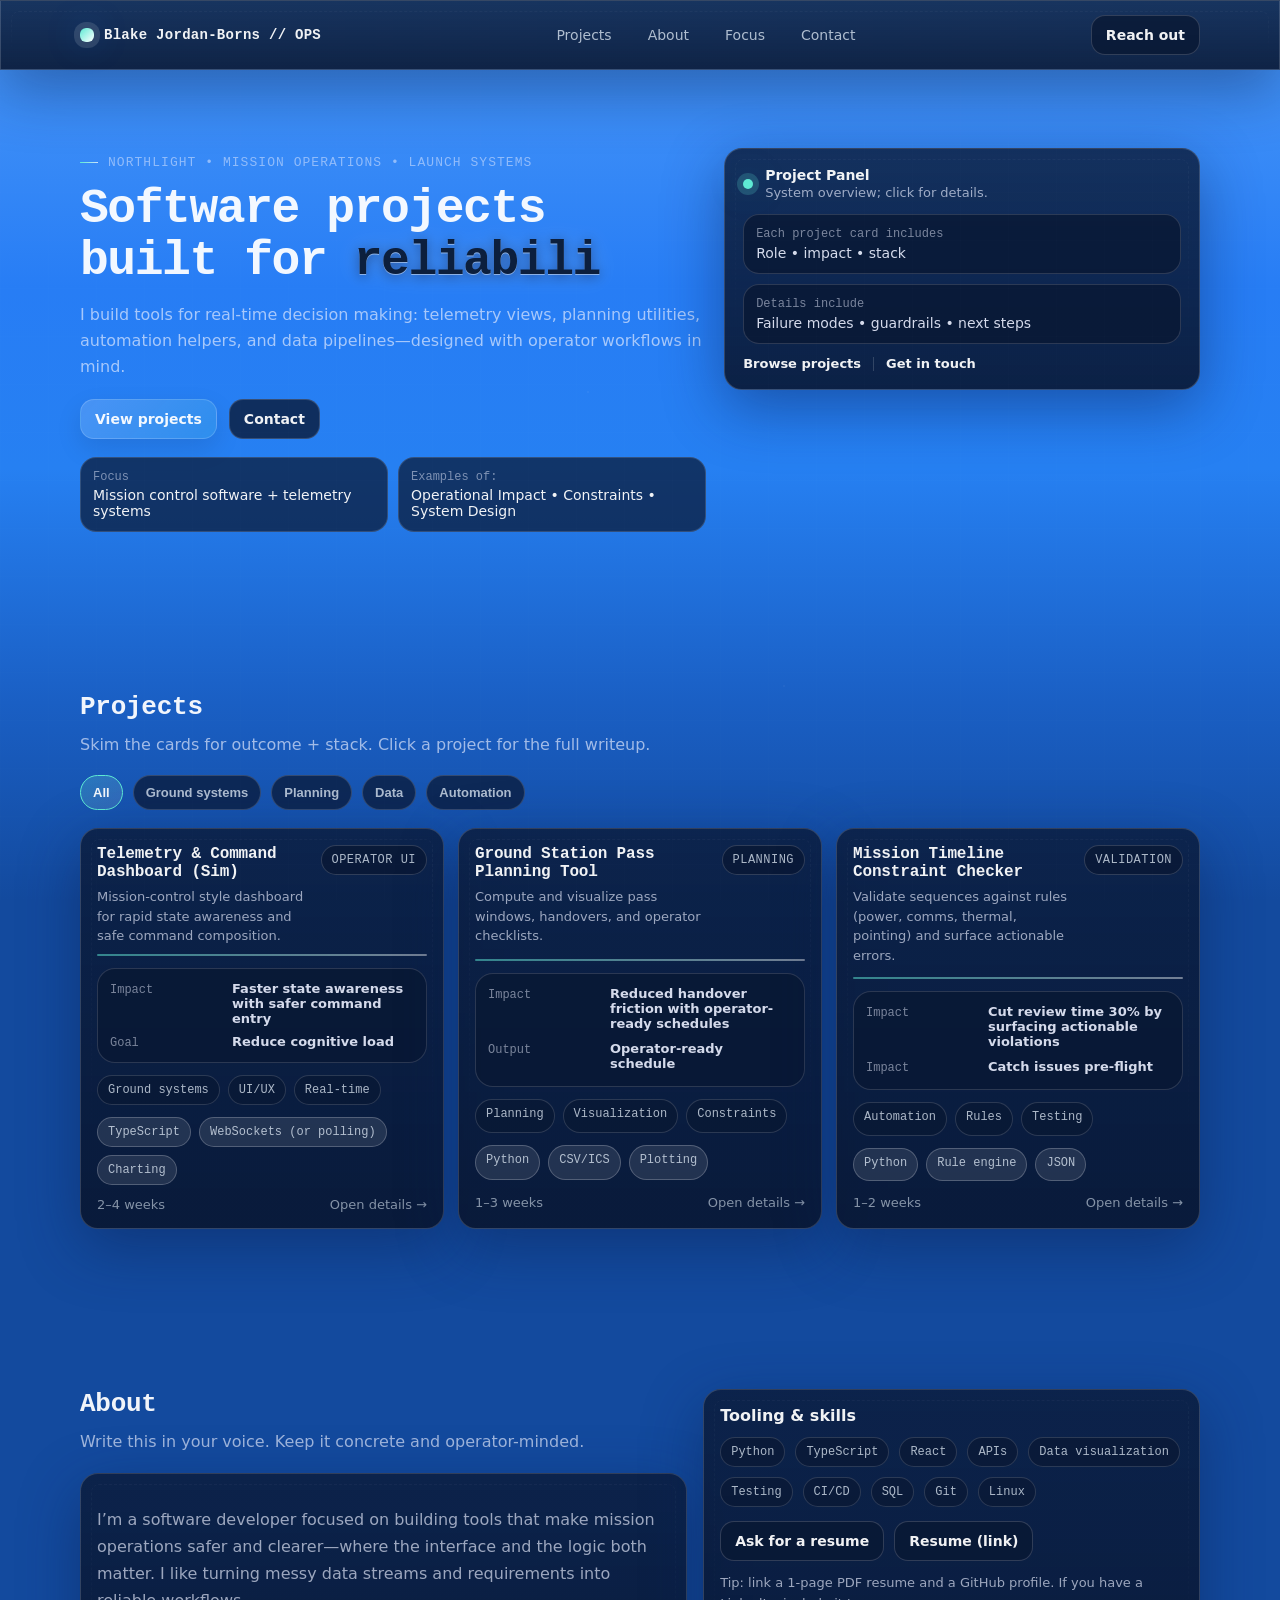
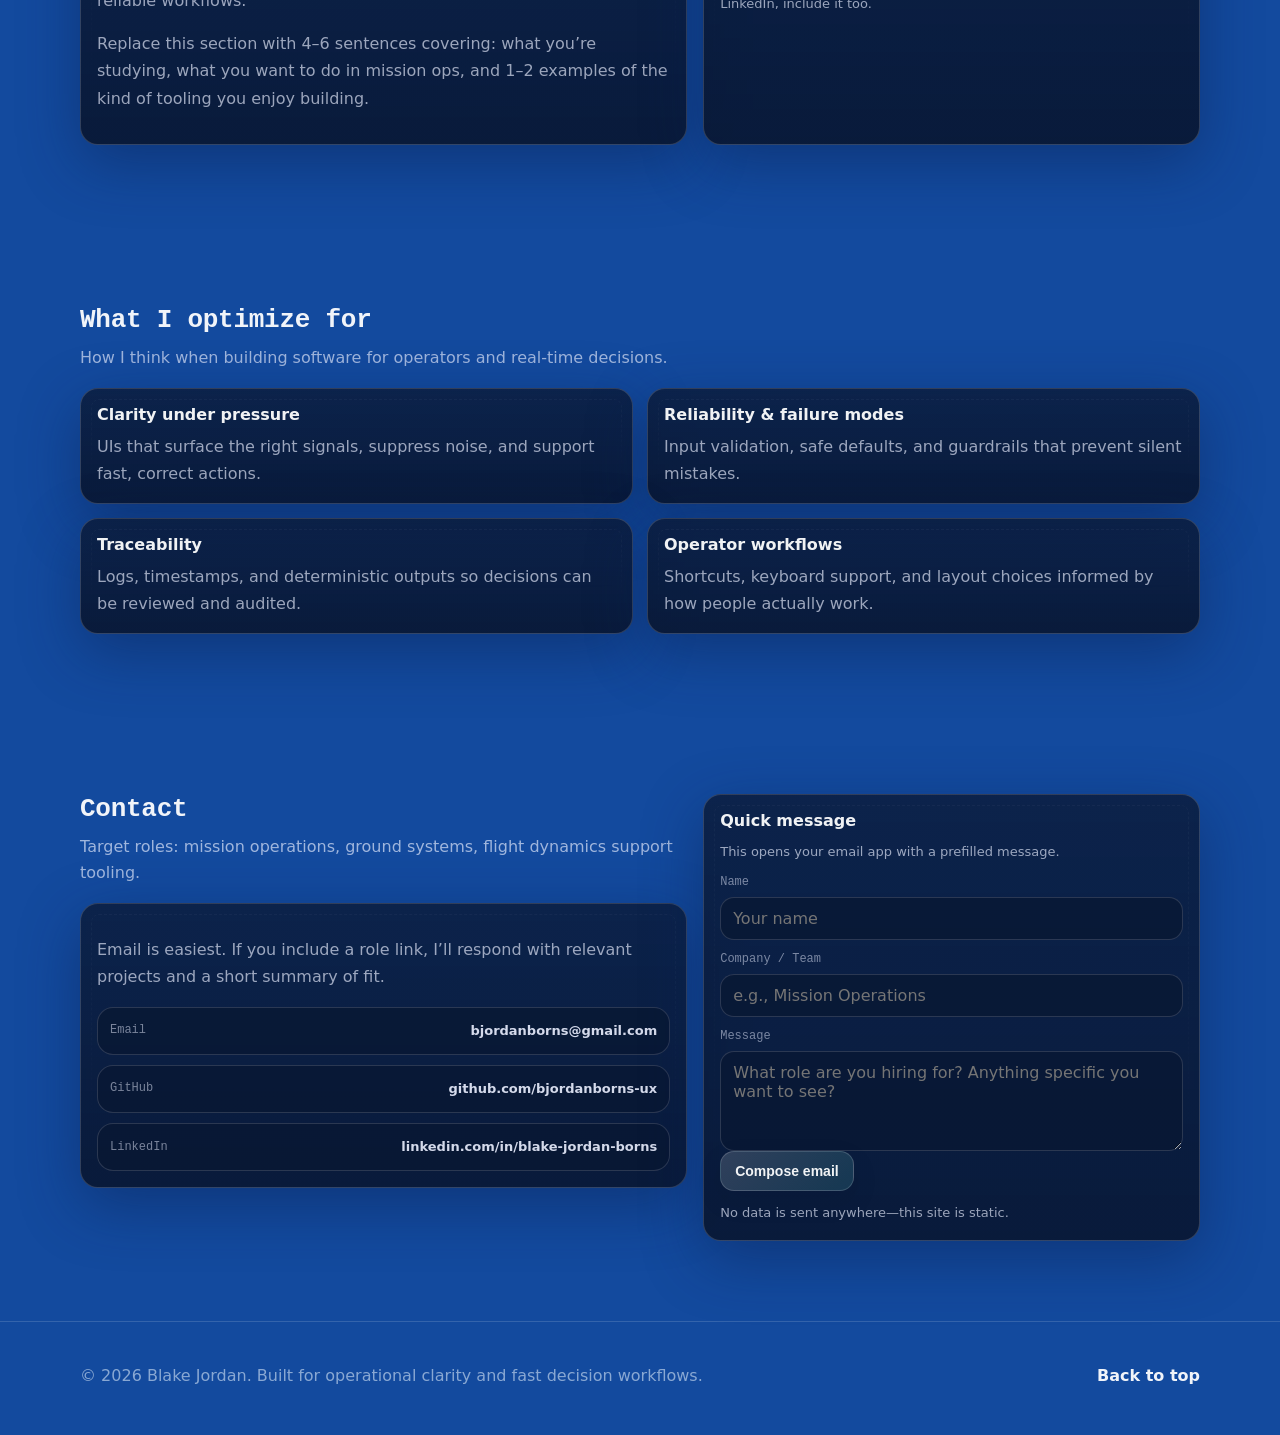
<file: index.html>
<!doctype html>
<html lang="en">
  <head>
    <meta charset="UTF-8" />
    <meta name="viewport" content="width=device-width, initial-scale=1" />
    <meta
      name="description"
      content="Coding portfolio focused on space mission operations and spaceflight operations. Projects, writeups, and contact."
    />
    <meta name="color-scheme" content="dark" />
    <title>Blake Jordan-Borns — Mission Ops Software Portfolio</title>
    <link rel="icon" type="image/svg+xml" href="./assets/favicon.svg" />
    <link rel="stylesheet" href="./styles.css" />
  </head>
  <body>
    <!-- NORTHLIGHT MISSION OPERATIONS INTERFACE -->
    <a class="skip-link" href="#main">Skip to content</a>

    <header class="site-header" data-glass>
      <nav class="nav" aria-label="Primary">
        <a class="brand" href="#top" aria-label="Go to top">
          <span class="brand-mark" aria-hidden="true"></span>
          <span class="brand-text">Blake Jordan-Borns // OPS</span>
        </a>
        <div class="nav-links">
          <a href="#projects">Projects</a>
          <a href="#about">About</a>
          <a href="#focus">Focus</a>
          <a href="#contact">Contact</a>
        </div>
        <div class="nav-cta">
          <a class="button button--ghost" href="#contact">Reach out</a>
        </div>
      </nav>
    </header>

    <main id="main">
      <section id="top" class="hero section">
        <div class="container hero-grid">
          <div class="hero-copy">
            <p class="eyebrow"> Northlight • Mission operations • Launch Systems</p>
            <h1
              class="hero-title"
              aria-label="Software projects built for reliability, clarity, and ops readiness."
            >
              <span id="hero-typewriter" class="typewriter" aria-hidden="true"></span
              ><span class="typewriter-cursor" aria-hidden="true"></span>
            </h1>
            <p class="hero-subtitle">
              I build tools for real-time decision making: telemetry views, planning utilities, automation helpers, and
              data pipelines—designed with operator workflows in mind.
            </p>
            <div class="hero-actions">
              <a class="button" href="#projects">View projects</a>
              <a class="button button--ghost" href="#contact">Contact</a>
            </div>
            <div class="hero-meta" aria-label="Quick facts">
              <div class="pill">
                <span class="pill-label">Focus</span>
                <span class="pill-value">Mission control software + telemetry systems</span>
              </div>
              <div class="pill">
                <span class="pill-label">Examples of:</span>
                <span class="pill-value">Operational Impact • Constraints • System Design</span>
              </div>
            </div>
          </div>

          <div class="hero-panel" data-glass>
            <div class="panel-header">
              <div class="status-dot" aria-hidden="true"></div>
              <div>
                <p class="panel-title">Project Panel</p>
                <p class="panel-subtitle">System overview; click for details.</p>
              </div>
            </div>
            <div class="panel-body">
              <div class="metric">
                <p class="metric-label">Each project card includes</p>
                <p class="metric-value">Role • impact • stack</p>
              </div>
              <div class="metric">
                <p class="metric-label">Details include</p>
                <p class="metric-value">Failure modes • guardrails • next steps</p>
              </div>
            </div>
            <div class="panel-footer">
              <a class="inline-link" href="#projects">Browse projects</a>
              <span class="divider" aria-hidden="true"></span>
              <a class="inline-link" href="#contact">Get in touch</a>
            </div>
          </div>
        </div>
      </section>

      <section id="projects" class="section">
        <div class="container">
          <div class="section-head">
            <h2>Projects</h2>
            <p>
              Skim the cards for outcome + stack. Click a project for the full writeup.
            </p>
          </div>

          <div class="filters" aria-label="Project filters">
            <button class="chip is-active" type="button" data-filter="all">All</button>
            <button class="chip" type="button" data-filter="ground">Ground systems</button>
            <button class="chip" type="button" data-filter="planning">Planning</button>
            <button class="chip" type="button" data-filter="data">Data</button>
            <button class="chip" type="button" data-filter="automation">Automation</button>
          </div>

          <div id="project-grid" class="grid" aria-live="polite"></div>
        </div>
      </section>

      <section id="about" class="section">
        <div class="container two-col">
          <div>
            <div class="section-head">
              <h2>About</h2>
              <p>Write this in your voice. Keep it concrete and operator-minded.</p>
            </div>
            <div class="prose" data-glass>
              <p>
                I’m a software developer focused on building tools that make mission operations safer and clearer—where
                the interface and the logic both matter. I like turning messy data streams and requirements into
                reliable workflows.
              </p>
              <p>
                Replace this section with 4–6 sentences covering: what you’re studying, what you want to do in mission
                ops, and 1–2 examples of the kind of tooling you enjoy building.
              </p>
            </div>
          </div>

          <div class="stack" data-glass>
            <h3 class="stack-title">Tooling & skills</h3>
            <div class="tag-cloud" aria-label="Skills list">
              <span class="tag">Python</span>
              <span class="tag">TypeScript</span>
              <span class="tag">React</span>
              <span class="tag">APIs</span>
              <span class="tag">Data visualization</span>
              <span class="tag">Testing</span>
              <span class="tag">CI/CD</span>
              <span class="tag">SQL</span>
              <span class="tag">Git</span>
              <span class="tag">Linux</span>
            </div>
            <div class="stack-actions">
              <a class="button button--ghost" href="#contact">Ask for a resume</a>
              <a class="button button--ghost" href="#" aria-disabled="true" title="Replace with your resume link">
                Resume (link)
              </a>
            </div>
            <p class="hint">
              Tip: link a 1-page PDF resume and a GitHub profile. If you have a LinkedIn, include it too.
            </p>
          </div>
        </div>
      </section>

      <section id="focus" class="section">
        <div class="container">
          <div class="section-head">
            <h2>What I optimize for</h2>
            <p>How I think when building software for operators and real-time decisions.</p>
          </div>

          <div class="cards">
            <article class="card" data-glass>
              <h3>Clarity under pressure</h3>
              <p>UIs that surface the right signals, suppress noise, and support fast, correct actions.</p>
            </article>
            <article class="card" data-glass>
              <h3>Reliability & failure modes</h3>
              <p>Input validation, safe defaults, and guardrails that prevent silent mistakes.</p>
            </article>
            <article class="card" data-glass>
              <h3>Traceability</h3>
              <p>Logs, timestamps, and deterministic outputs so decisions can be reviewed and audited.</p>
            </article>
            <article class="card" data-glass>
              <h3>Operator workflows</h3>
              <p>Shortcuts, keyboard support, and layout choices informed by how people actually work.</p>
            </article>
          </div>
        </div>
      </section>

      <section id="contact" class="section">
        <div class="container two-col">
          <div>
            <div class="section-head">
              <h2>Contact</h2>
              <p>Target roles: mission operations, ground systems, flight dynamics support tooling.</p>
            </div>
            <div class="prose" data-glass>
              <p>
                Email is easiest. If you include a role link, I’ll respond with relevant projects and a short summary of
                fit.
              </p>
              <div class="contact-links">
                <a class="contact-link" href="mailto:you@example.com">
                  <span class="contact-k">Email</span>
                  <span class="contact-v">bjordanborns@gmail.com</span>
                </a>
                <a class="contact-link" href="#" aria-disabled="true" title="Replace with your GitHub URL">
                  <span class="contact-k">GitHub</span>
                  <span class="contact-v">github.com/bjordanborns-ux</span>
                </a>
                <a class="contact-link" href="#" aria-disabled="true" title="Replace with your LinkedIn URL">
                  <span class="contact-k">LinkedIn</span>
                  <span class="contact-v">linkedin.com/in/blake-jordan-borns</span>
                </a>
              </div>
            </div>
          </div>

          <form class="contact-form" data-glass aria-label="Contact form" id="contact-form">
            <h3 class="form-title">Quick message</h3>
            <p class="hint">This opens your email app with a prefilled message.</p>
            <label class="field">
              <span>Name</span>
              <input name="name" autocomplete="name" placeholder="Your name" required />
            </label>
            <label class="field">
              <span>Company / Team</span>
              <input name="team" autocomplete="organization" placeholder="e.g., Mission Operations" />
            </label>
            <label class="field">
              <span>Message</span>
              <textarea
                name="message"
                rows="4"
                placeholder="What role are you hiring for? Anything specific you want to see?"
                required
              ></textarea>
            </label>
            <button class="button" type="submit">Compose email</button>
            <p class="hint">No data is sent anywhere—this site is static.</p>
          </form>
        </div>
      </section>
    </main>

    <footer class="site-footer">
      <div class="container footer-inner">
        <p class="muted">© <span id="year"></span> Blake Jordan. Built for operational clarity and fast decision workflows.</p>
        <div class="footer-links">
          <a class="inline-link" href="#top">Back to top</a>
        </div>
      </div>
    </footer>

    <dialog class="modal" id="project-modal" aria-label="Project details">
      <div class="modal-inner" data-glass>
        <div class="modal-head">
          <div>
            <p class="modal-eyebrow" id="modal-eyebrow">Project</p>
            <h3 class="modal-title" id="modal-title"></h3>
            <p class="modal-subtitle" id="modal-subtitle"></p>
          </div>
          <button class="icon-button" type="button" id="modal-close" aria-label="Close project details">
            <span aria-hidden="true">✕</span>
          </button>
        </div>

        <div class="modal-body">
          <div class="modal-grid">
            <div class="modal-main">
              <section class="modal-section">
                <h4>Overview</h4>
                <p id="modal-overview"></p>
              </section>
              <section class="modal-section">
                <h4>What I built</h4>
                <ul id="modal-bullets" class="bullets"></ul>
              </section>
              <section class="modal-section">
                <h4>Ops considerations</h4>
                <ul id="modal-ops" class="bullets"></ul>
              </section>
              <section class="modal-section">
                <h4>Next improvements</h4>
                <ul id="modal-next" class="bullets"></ul>
              </section>
            </div>

            <aside class="modal-aside">
              <div class="aside-block">
                <h4>Tech</h4>
                <div id="modal-tech" class="tag-cloud"></div>
              </div>
              <div class="aside-block">
                <h4>Links</h4>
                <div id="modal-links" class="link-list"></div>
              </div>
              <div class="aside-block">
                <h4>Highlights</h4>
                <div id="modal-highlights" class="highlights"></div>
              </div>
            </aside>
          </div>
        </div>
      </div>
    </dialog>

    <script src="./script.js" defer></script>
  </body>
</html>
</file>
<file: styles.css>
:root {
  --blue: #277df5;
  --blue-dark: #1a5fc4;
  --blue-deep: #134a9e;
  --bg: var(--blue);
  --bg2: var(--blue-dark);
  --panel: rgba(10, 24, 52, 0.78);
  --panel2: rgba(8, 20, 45, 0.88);
  --surface: rgba(10, 24, 52, 0.72);
  --stroke: rgba(255, 255, 255, 0.16);
  --line: rgba(255, 255, 255, 0.14);
  --text: rgba(255, 255, 255, 0.94);
  --muted: rgba(235, 245, 255, 0.72);
  --muted2: rgba(235, 245, 255, 0.55);
  --accent: #5eead4;
  --accent2: #93c5fd;
  --danger: #fb7185;
  --shadow: 0 18px 60px rgba(8, 30, 80, 0.45);
  --radius: 14px;
  --radius2: 18px;
  --max: 1120px;
  --mono: ui-monospace, SFMono-Regular, Menlo, Monaco, Consolas, "Liberation Mono", "Courier New", monospace;
  --sans: ui-sans-serif, system-ui, -apple-system, BlinkMacSystemFont, "Segoe UI", Roboto, Helvetica, Arial;
}

*,
*::before,
*::after {
  box-sizing: border-box;
}

html {
  min-height: 100%;
  background-color: var(--blue-deep);
  background-image: linear-gradient(
    180deg,
    #4a9af8 0%,
    #3d8ef7 12%,
    var(--blue) 32%,
    #2680f2 52%,
    var(--blue-dark) 78%,
    var(--blue-deep) 100%
  );
  background-attachment: fixed;
  background-repeat: no-repeat;
  background-size: 100% 100%;
}

html,
body {
  height: 100%;
}

body {
  margin: 0;
  font-family: var(--sans);
  color: var(--text);
  background: transparent;
}

body::before {
  content: "";
  position: fixed;
  inset: 0;
  pointer-events: none;
  opacity: 0.2;
  background-image:
    radial-gradient(1px 1px at 20% 20%, rgba(255, 255, 255, 0.35) 0.9px, transparent 1px),
    radial-gradient(1px 1px at 60% 40%, rgba(255, 255, 255, 0.22) 0.9px, transparent 1px),
    radial-gradient(1px 1px at 80% 70%, rgba(255, 255, 255, 0.18) 0.9px, transparent 1px);
  background-size: 980px 980px;
  filter: blur(0.05px);
}

body::after {
  content: "";
  position: fixed;
  inset: 0;
  pointer-events: none;
  opacity: 0.07;
  background-image:
    linear-gradient(rgba(255, 255, 255, 0.12) 1px, transparent 1px),
    linear-gradient(90deg, rgba(255, 255, 255, 0.12) 1px, transparent 1px);
  background-size: 48px 48px;
}

a {
  color: inherit;
  text-decoration: none;
}

a:hover {
  text-decoration: underline;
  text-decoration-color: var(--accent);
  text-underline-offset: 6px;
}

.skip-link {
  position: absolute;
  left: 10px;
  top: 10px;
  background: rgba(10, 24, 52, 0.92);
  border: 1px solid var(--stroke);
  border-radius: 12px;
  padding: 10px 12px;
  transform: translateY(-150%);
  transition: transform 160ms ease;
  z-index: 100;
}

.skip-link:focus {
  transform: translateY(0);
  outline: 2px solid var(--accent);
  outline-offset: 2px;
}

[data-glass] {
  background: linear-gradient(180deg, var(--panel), var(--panel2));
  border: 1px solid var(--stroke);
  box-shadow: var(--shadow);
  backdrop-filter: blur(3px);
}

[data-glass] {
  position: relative;
}

[data-glass]::before {
  content: "";
  position: absolute;
  inset: 0;
  border-radius: inherit;
  pointer-events: none;
  background: linear-gradient(90deg, rgba(94, 234, 212, 0.2), rgba(255, 255, 255, 0.12));
  opacity: 0;
  transition: opacity 140ms ease;
}

[data-glass]::after {
  content: "";
  position: absolute;
  inset: 10px;
  border-radius: calc(var(--radius2) - 10px);
  border: 1px dashed rgba(255, 255, 255, 0.14);
  pointer-events: none;
  opacity: 0.35;
  mask-image: linear-gradient(180deg, rgba(0, 0, 0, 0.75), transparent 85%);
}

.container {
  width: min(var(--max), calc(100% - 40px));
  margin-inline: auto;
}

.site-header {
  position: sticky;
  top: 0;
  z-index: 50;
  border-bottom: 1px solid var(--line);
}

.nav {
  display: flex;
  align-items: center;
  justify-content: space-between;
  gap: 18px;
  padding: 14px 0;
  width: min(var(--max), calc(100% - 40px));
  margin-inline: auto;
}

.brand {
  display: inline-flex;
  align-items: center;
  gap: 10px;
  font-weight: 700;
  letter-spacing: 0.3px;
}

.brand:hover {
  text-decoration: none;
}

.brand-mark {
  width: 14px;
  height: 14px;
  border-radius: 6px;
  background: linear-gradient(135deg, var(--accent), #ffffff);
  box-shadow: 0 0 0 6px rgba(255, 255, 255, 0.12), 0 0 34px rgba(39, 125, 245, 0.35);
}

.brand-text {
  font-family: var(--mono);
  font-size: 14px;
  color: var(--text);
  letter-spacing: 0.02em;
}

.nav-links {
  display: none;
  gap: 16px;
  font-size: 14px;
  color: var(--muted);
}

.nav-links a {
  padding: 8px 10px;
  border-radius: 12px;
}

.nav-links a:hover {
  text-decoration: none;
  color: var(--text);
  background: rgba(255, 255, 255, 0.08);
}

.nav-cta {
  display: flex;
  align-items: center;
  gap: 10px;
}

.section {
  padding: 80px 0;
}

.hero {
  padding-top: 78px;
}

.hero-grid {
  display: grid;
  grid-template-columns: 1fr;
  gap: 22px;
  align-items: start;
}

.hero-copy {
  max-width: 720px;
}

.eyebrow {
  margin: 0 0 14px;
  display: inline-flex;
  align-items: center;
  gap: 10px;
  font-size: 13px;
  color: rgba(235, 240, 255, 0.5);
  letter-spacing: 0.08em;
  text-transform: uppercase;
  font-family: var(--mono);
}

.eyebrow::before {
  content: "";
  width: 18px;
  height: 1px;
  background: linear-gradient(90deg, var(--accent), rgba(255, 255, 255, 0.75));
}

.hero-title {
  margin: 0 0 14px;
  font-size: clamp(25px, 4.4vw, 48px);
  letter-spacing: -0.02em;
  line-height: 1.08;
}

.hero-title,
.section-head h2,
.project-title {
  font-family: var(--mono);
}

.hero-title {
  letter-spacing: -0.03em;
}

.accent {
  display: inline-block;
  font-weight: 800;
  color: #0c1f3d;
  -webkit-text-fill-color: #0c1f3d;
  filter:
    drop-shadow(0 1px 0 rgba(255, 255, 255, 0.45))
    drop-shadow(0 0 12px rgba(255, 255, 255, 0.2))
    drop-shadow(0 2px 6px rgba(2, 6, 23, 0.4));
}

.typewriter-cursor {
  display: inline-block;
  margin-left: 1px;
  font-weight: 400;
  color: #a5f3fc;
  animation: cursor-blink 0.9s step-end infinite;
}

.typewriter.is-done + .typewriter-cursor {
  opacity: 0;
  animation: none;
}

@keyframes cursor-blink {
  50% {
    opacity: 0;
  }
}

.hero-subtitle {
  margin: 0 0 18px;
  font-size: 16px;
  line-height: 1.65;
  color: rgba(235, 240, 255, 0.65);
  max-width: 64ch;
}

.hero-actions {
  display: flex;
  flex-wrap: wrap;
  gap: 12px;
  margin-bottom: 18px;
}

.button {
  display: inline-flex;
  align-items: center;
  justify-content: center;
  gap: 10px;
  padding: 11px 14px;
  border-radius: 14px;
  border: 1px solid var(--stroke);
  background: linear-gradient(135deg, rgba(255, 255, 255, 0.16), rgba(94, 234, 212, 0.14));
  color: var(--text);
  font-weight: 650;
  font-size: 14px;
  text-decoration: none;
  box-shadow: 0 10px 26px rgba(2, 6, 23, 0.1);
  cursor: pointer;
}

.button:hover {
  text-decoration: none;
  border-color: rgba(94, 234, 212, 0.55);
  box-shadow: 0 14px 36px rgba(0, 0, 0, 0.5);
}

.button:focus-visible {
  outline: 2px solid var(--accent);
  outline-offset: 2px;
}

.button--ghost {
  border-color: var(--stroke);
  background: var(--panel);
  box-shadow: none;
}

.hero-meta {
  display: grid;
  grid-template-columns: 1fr;
  gap: 10px;
  margin-top: 18px;
}

.pill {
  border: 1px solid var(--line);
  background: var(--surface);
  border-radius: 16px;
  padding: 12px 12px;
  display: grid;
  gap: 3px;
}

.pill-label {
  font-size: 12px;
  color: rgba(235, 240, 255, 0.5);
  font-family: var(--mono);
}

.pill-value {
  font-size: 14px;
  color: var(--text);
}

.hero-panel {
  border-radius: var(--radius2);
  padding: 18px;
}

.panel-header {
  display: flex;
  align-items: center;
  gap: 12px;
  margin-bottom: 14px;
}

.status-dot {
  width: 10px;
  height: 10px;
  border-radius: 999px;
  background: var(--accent);
  box-shadow: 0 0 0 6px rgba(94, 234, 212, 0.2), 0 0 40px rgba(94, 234, 212, 0.35);
}

.panel-title {
  margin: 0;
  font-weight: 700;
  font-size: 14px;
}

.panel-subtitle {
  margin: 2px 0 0;
  color: rgba(235, 240, 255, 0.65);
  font-size: 13px;
}

.panel-body {
  display: grid;
  gap: 10px;
}

.metric {
  border: 1px solid var(--line);
  border-radius: 16px;
  padding: 12px;
  background: var(--panel);
}

.metric-label {
  margin: 0 0 4px;
  font-size: 12px;
  color: rgba(235, 240, 255, 0.5);
  font-family: var(--mono);
}

.metric-value {
  margin: 0;
  font-size: 14px;
  color: rgba(235, 240, 255, 0.9);
}

.panel-footer {
  display: flex;
  align-items: center;
  gap: 12px;
  margin-top: 12px;
  color: var(--muted);
  font-size: 13px;
}

.inline-link {
  color: var(--text);
  font-weight: 600;
}

.divider {
  width: 1px;
  height: 14px;
  background: var(--stroke);
}

.section-head {
  display: grid;
  gap: 10px;
  margin-bottom: 18px;
  max-width: 74ch;
}

.section-head h2 {
  margin: 0;
  font-size: 26px;
  letter-spacing: -0.01em;
}

.section-head p {
  margin: 0;
  color: rgba(235, 240, 255, 0.65);
  line-height: 1.6;
}

.filters {
  display: flex;
  flex-wrap: wrap;
  gap: 10px;
  margin: 18px 0 18px;
}

.chip {
  border: 1px solid var(--stroke);
  background: var(--surface);
  color: var(--muted);
  border-radius: 999px;
  padding: 9px 12px;
  font-size: 13px;
  font-weight: 650;
  cursor: pointer;
}

.chip:hover {
  color: var(--text);
  border-color: var(--stroke);
}

.chip.is-active {
  color: var(--text);
  border-color: var(--accent);
  background: linear-gradient(135deg, rgba(94, 234, 212, 0.22), rgba(255, 255, 255, 0.12));
}

.grid {
  display: grid;
  grid-template-columns: 1fr;
  gap: 14px;
}

.project {
  border-radius: var(--radius2);
  padding: 16px;
  display: grid;
  gap: 12px;
  cursor: pointer;
  transition: border-color 140ms ease, box-shadow 140ms ease;
}

.project:hover {
  border-color: var(--accent);
  box-shadow: 0 18px 55px rgba(2, 6, 23, 0.12);
}

.project:hover::before {
  opacity: 0.06;
}

.project:focus-visible {
  outline: 2px solid var(--accent);
  outline-offset: 2px;
}

.project-head {
  display: flex;
  align-items: start;
  justify-content: space-between;
  gap: 14px;
}

.project-head {
  position: relative;
  padding-bottom: 10px;
}

.project-head::after {
  content: "";
  position: absolute;
  left: 0;
  right: 0;
  bottom: 0;
  height: 2px;
  background: linear-gradient(90deg, var(--accent), rgba(255, 255, 255, 0.85));
  border-radius: 999px;
  opacity: 0.5;
}

.project-title {
  margin: 0;
  font-size: 16px;
  font-weight: 750;
  letter-spacing: -0.01em;
}

.project-subtitle {
  margin: 6px 0 0;
  color: rgba(235, 240, 255, 0.65);
  line-height: 1.5;
  font-size: 13px;
}

.badge {
  font-family: var(--mono);
  font-size: 12px;
  color: var(--muted);
  border: 1px solid var(--stroke);
  border-radius: 999px;
  padding: 7px 10px;
  white-space: nowrap;
  background: var(--panel);
}

.badge {
  letter-spacing: 0.04em;
  text-transform: uppercase;
}

.project-tags {
  display: flex;
  flex-wrap: wrap;
  gap: 8px;
}

.project-tech {
  display: flex;
  flex-wrap: wrap;
  gap: 8px;
}

.tag {
  font-size: 12px;
  border: 1px solid var(--line);
  background: var(--surface);
  padding: 7px 10px;
  border-radius: 999px;
  color: var(--muted);
}

.tag {
  font-family: var(--mono);
}

.tag--tech {
  border-color: rgba(255, 255, 255, 0.22);
  background: rgba(255, 255, 255, 0.1);
}

.project-glance {
  display: grid;
  gap: 8px;
  border: 1px solid var(--line);
  background: var(--panel);
  border-radius: 18px;
  padding: 12px;
}

.glance-row {
  display: grid;
  grid-template-columns: 112px 1fr;
  gap: 10px;
  align-items: baseline;
}

.glance-k {
  font-size: 12px;
  font-family: var(--mono);
  color: rgba(235, 240, 255, 0.5);
}

.glance-v {
  font-size: 13px;
  color: rgba(235, 240, 255, 0.9);
  font-weight: 650;
}

.project-footer {
  display: flex;
  align-items: center;
  justify-content: space-between;
  gap: 12px;
  color: var(--muted2);
  font-size: 13px;
}

.muted {
  color: var(--muted2);
}

.two-col {
  display: grid;
  grid-template-columns: 1fr;
  gap: 16px;
}

.prose {
  border-radius: var(--radius2);
  padding: 16px;
  line-height: 1.7;
  color: rgba(235, 240, 255, 0.65);
}

.stack {
  border-radius: var(--radius2);
  padding: 16px;
}

.stack-title {
  margin: 0 0 12px;
  font-size: 16px;
}

.tag-cloud {
  display: flex;
  flex-wrap: wrap;
  gap: 10px;
}

.stack-actions {
  display: flex;
  flex-wrap: wrap;
  gap: 10px;
  margin-top: 14px;
}

.hint {
  margin: 12px 0 0;
  color: rgba(235, 240, 255, 0.65);
  font-size: 13px;
  line-height: 1.6;
}

.cards {
  display: grid;
  grid-template-columns: 1fr;
  gap: 14px;
}

.card {
  border-radius: var(--radius2);
  padding: 16px;
}

.card h3 {
  margin: 0 0 10px;
  font-size: 16px;
}

.card p {
  margin: 0;
  color: rgba(235, 240, 255, 0.65);
  line-height: 1.65;
}

.contact-links {
  display: grid;
  gap: 10px;
  margin-top: 12px;
}

.contact-link {
  display: flex;
  align-items: center;
  justify-content: space-between;
  gap: 14px;
  padding: 12px;
  border-radius: 16px;
  border: 1px solid var(--line);
  background: var(--panel);
}

.contact-link:hover {
  text-decoration: none;
  border-color: var(--accent);
}

.contact-k {
  font-family: var(--mono);
  color: rgba(235, 240, 255, 0.5);
  font-size: 12px;
}

.contact-v {
  color: rgba(235, 240, 255, 0.9);
  font-weight: 650;
  font-size: 13px;
}

.contact-form {
  border-radius: var(--radius2);
  padding: 16px;
}

.form-title {
  margin: 0 0 6px;
  font-size: 16px;
}

.field {
  display: grid;
  gap: 8px;
  margin-top: 12px;
}

.field span {
  font-size: 12px;
  color: rgba(235, 240, 255, 0.5);
  font-family: var(--mono);
}

input,
textarea {
  font: inherit;
  color: var(--text);
  background: var(--panel);
  border: 1px solid var(--line);
  border-radius: 14px;
  padding: 11px 12px;
}

textarea {
  resize: vertical;
}

input:focus,
textarea:focus {
  outline: 2px solid var(--accent);
  border-color: rgba(94, 234, 212, 0.45);
}

.site-footer {
  padding: 28px 0 34px;
  border-top: 1px solid var(--line);
  color: var(--muted2);
}

.footer-inner {
  display: flex;
  align-items: center;
  justify-content: space-between;
  gap: 16px;
  flex-wrap: wrap;
}

/* Modal */
.modal {
  width: min(980px, calc(100% - 28px));
  border: none;
  padding: 0;
  background: transparent;
  color: inherit;
}

.modal::backdrop {
  background: rgba(19, 74, 158, 0.55);
  backdrop-filter: blur(6px);
}

.modal-inner {
  border-radius: 24px;
  overflow: hidden;
}

.modal-head {
  display: flex;
  align-items: start;
  justify-content: space-between;
  gap: 14px;
  padding: 18px 18px 0;
}

.modal-eyebrow {
  margin: 0 0 6px;
  font-size: 12px;
  color: rgba(235, 240, 255, 0.5);
  font-family: var(--mono);
}

.modal-title {
  margin: 0;
  font-size: 18px;
  letter-spacing: -0.01em;
}

.modal-subtitle {
  margin: 8px 0 0;
  color: var(--muted);
  line-height: 1.6;
  font-size: 13px;
}

.icon-button {
  border: 1px solid var(--stroke);
  background: var(--panel);
  color: var(--text);
  border-radius: 14px;
  padding: 8px 10px;
  cursor: pointer;
}

.icon-button:hover {
  border-color: var(--accent);
}

.modal-body {
  padding: 16px 18px 18px;
}

.modal-grid {
  display: grid;
  grid-template-columns: 1fr;
  gap: 14px;
}

.modal-section {
  border: 1px solid var(--line);
  background: var(--panel2);
  border-radius: 18px;
  padding: 14px;
}

.modal-section h4 {
  margin: 0 0 10px;
  font-size: 14px;
  color: var(--text);
}

.modal-section p {
  margin: 0;
  color: var(--muted);
  line-height: 1.7;
}

.bullets {
  margin: 0;
  padding-left: 18px;
  color: var(--muted);
  line-height: 1.7;
}

.modal-aside {
  display: grid;
  gap: 12px;
}

.aside-block {
  border: 1px solid var(--line);
  background: var(--panel2);
  border-radius: 18px;
  padding: 14px;
}

.aside-block h4 {
  margin: 0 0 10px;
  font-size: 14px;
}

.link-list {
  display: grid;
  gap: 10px;
}

.link-item {
  display: grid;
  gap: 4px;
  padding: 10px 10px;
  border-radius: 16px;
  border: 1px solid var(--line);
  background: var(--surface);
}

.link-item:hover {
  text-decoration: none;
  border-color: var(--accent);
}

.link-title {
  font-weight: 750;
  font-size: 13px;
}

.link-sub {
  font-size: 12px;
  color: var(--muted2);
  font-family: var(--mono);
}

.highlights {
  display: grid;
  gap: 10px;
}

.highlight {
  border-radius: 16px;
  border: 1px solid var(--line);
  background: var(--panel2);
  padding: 10px 10px;
}

.highlight-k {
  margin: 0 0 6px;
  font-size: 12px;
  color: rgba(235, 240, 255, 0.5);
  font-family: var(--mono);
}

.highlight-v {
  margin: 0;
  color: var(--text);
  font-weight: 750;
  font-size: 14px;
}

@media (min-width: 760px) {
  .nav-links {
    display: flex;
  }

  .hero-grid {
    grid-template-columns: 1.25fr 0.95fr;
    gap: 18px;
  }

  .hero-meta {
    grid-template-columns: 1fr 1fr;
  }

  .grid {
    grid-template-columns: 1fr 1fr;
  }

  .two-col {
    grid-template-columns: 1.1fr 0.9fr;
  }

  .cards {
    grid-template-columns: 1fr 1fr;
  }

  .modal-grid {
    grid-template-columns: 1.35fr 0.85fr;
    gap: 12px;
  }
}

@media (min-width: 1020px) {
  .grid {
    grid-template-columns: 1fr 1fr 1fr;
  }
}

@media (prefers-reduced-motion: reduce) {
  * {
    scroll-behavior: auto !important;
    transition: none !important;
  }

  .typewriter-cursor {
    display: none;
  }
}
</file>
